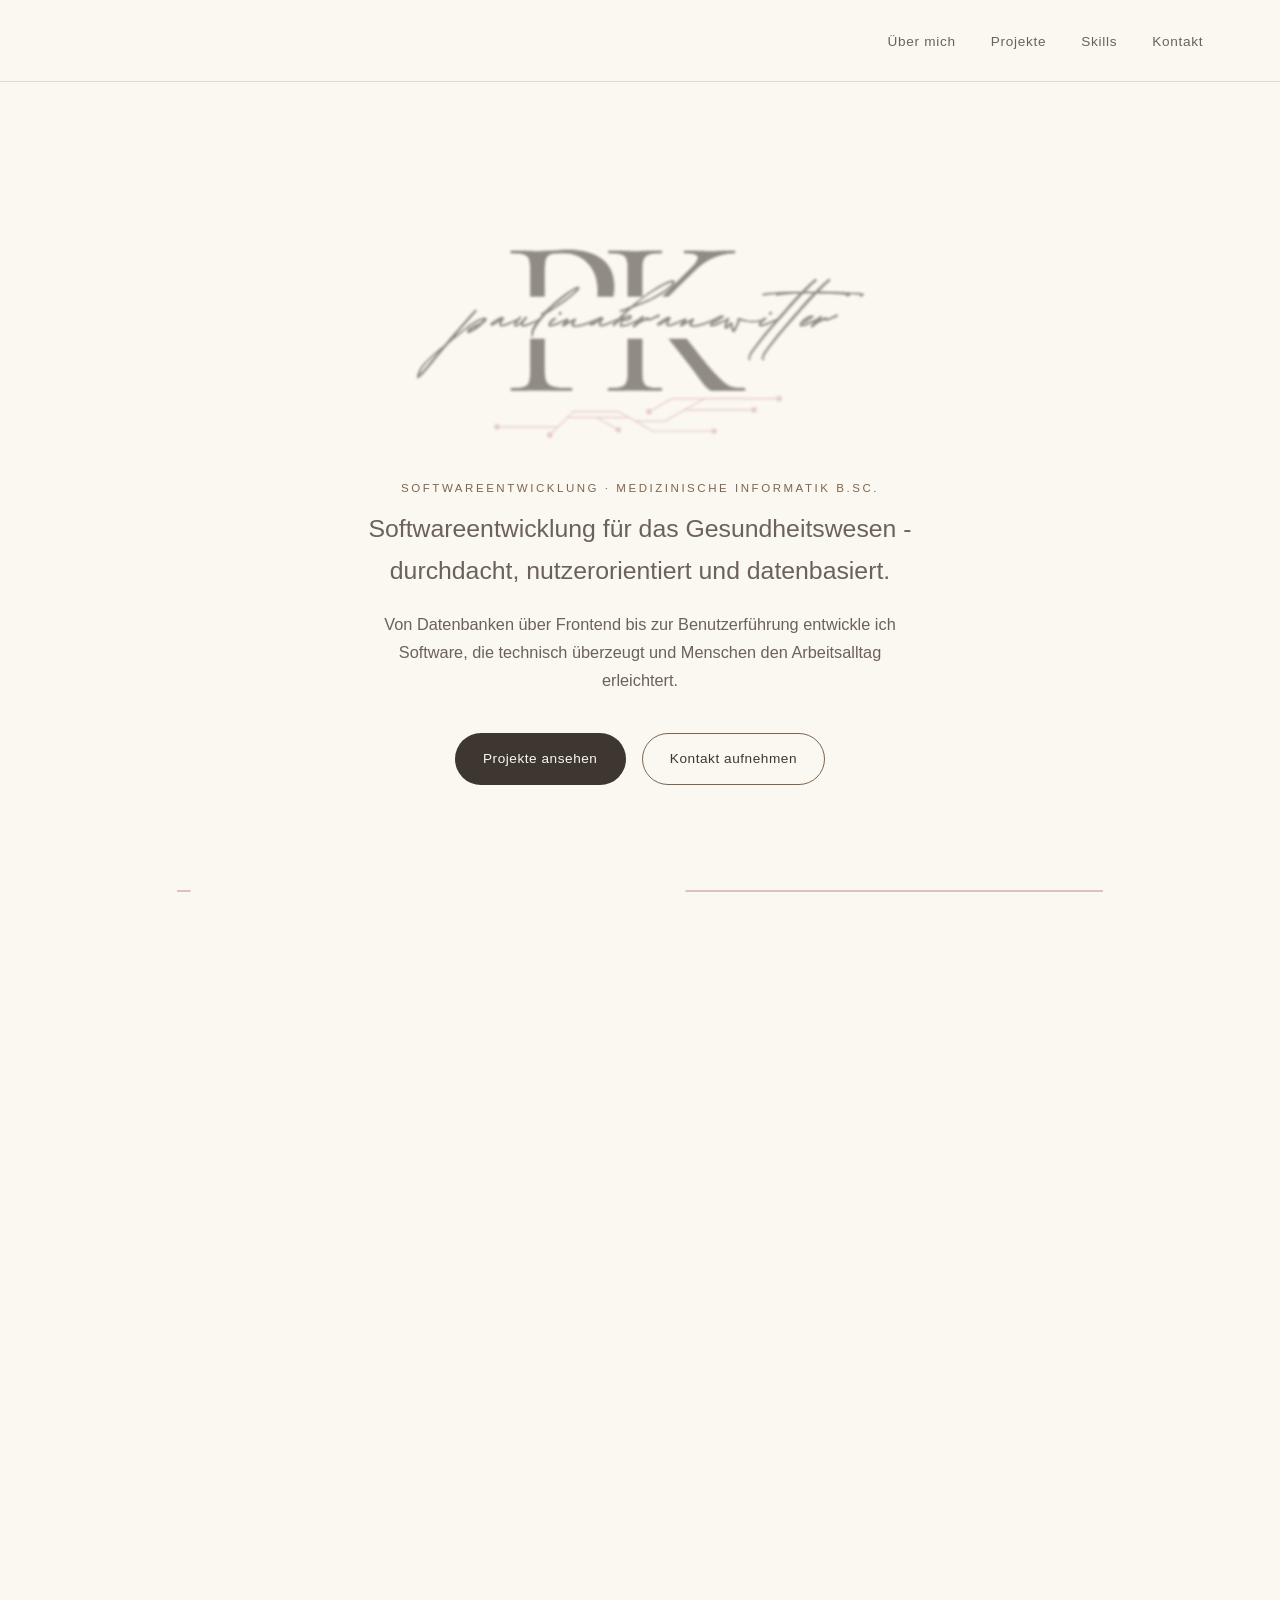
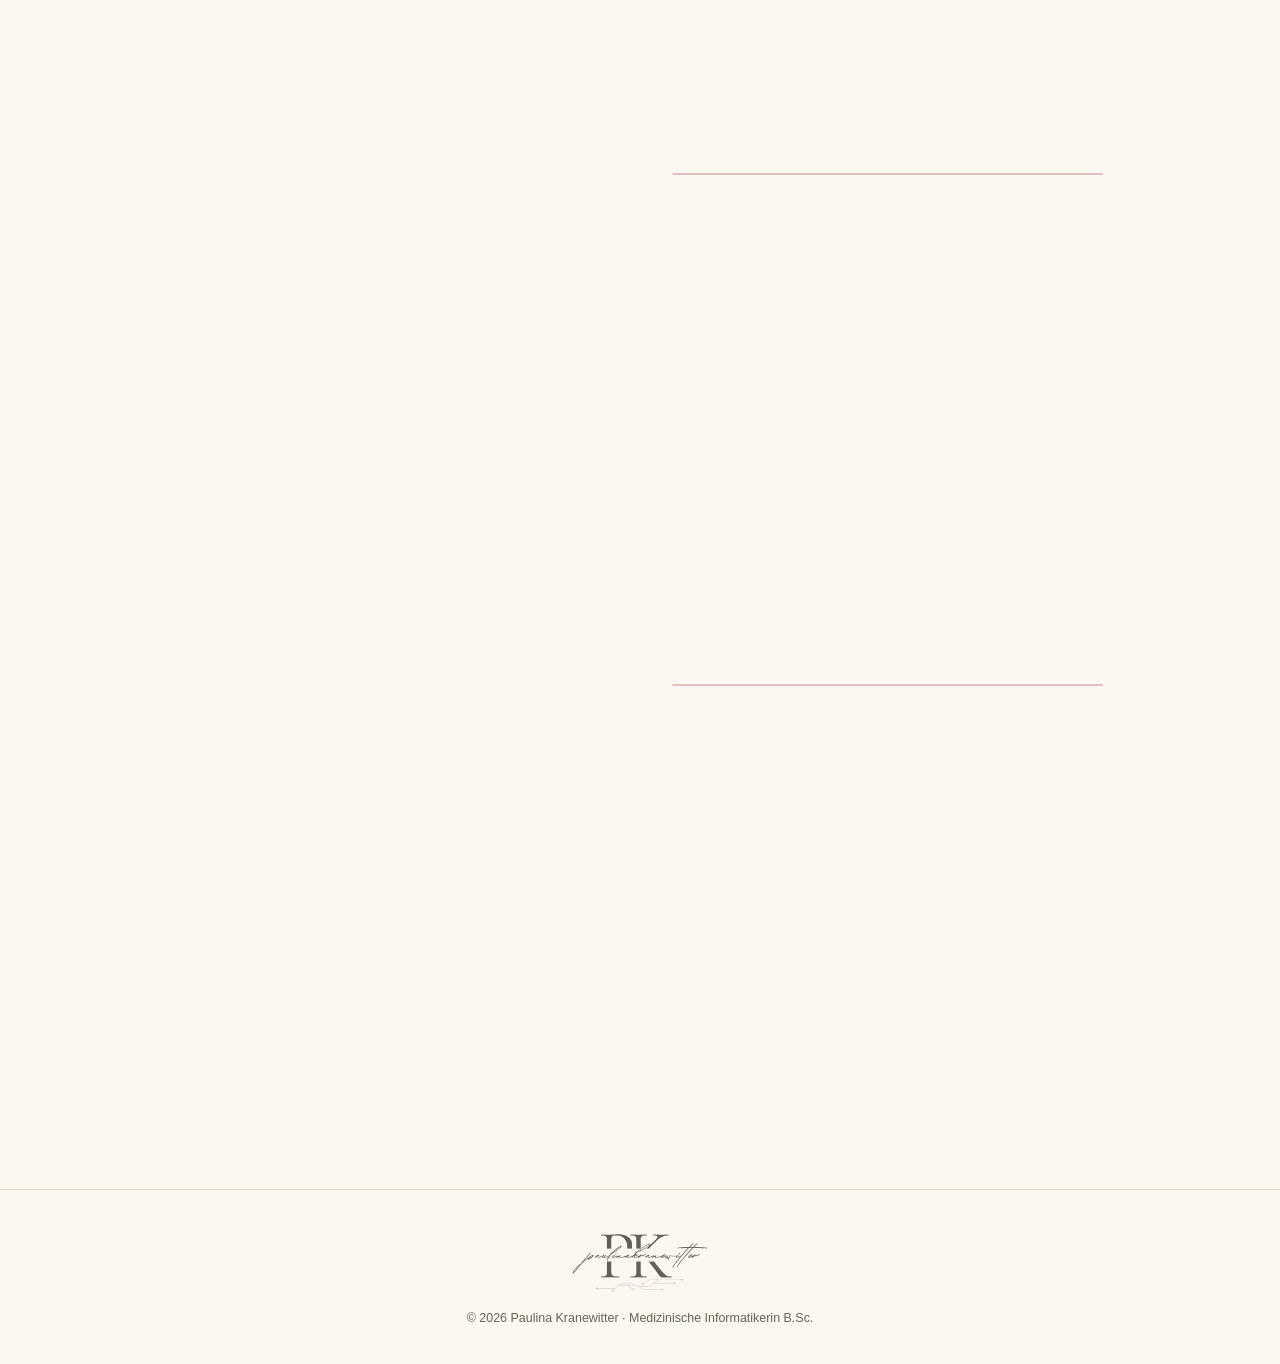
<file: index.html>
<!DOCTYPE html>
<html lang="de">
<head>
<meta charset="UTF-8">
<title>Paulina Kranewitter – Portfolio</title>
<meta http-equiv="refresh" content="0; url=portfolio.html">
<link rel="canonical" href="portfolio.html">
</head>
<body>
<p>Weiter zum <a href="portfolio.html">Portfolio</a>.</p>
</body>
</html>
</file>
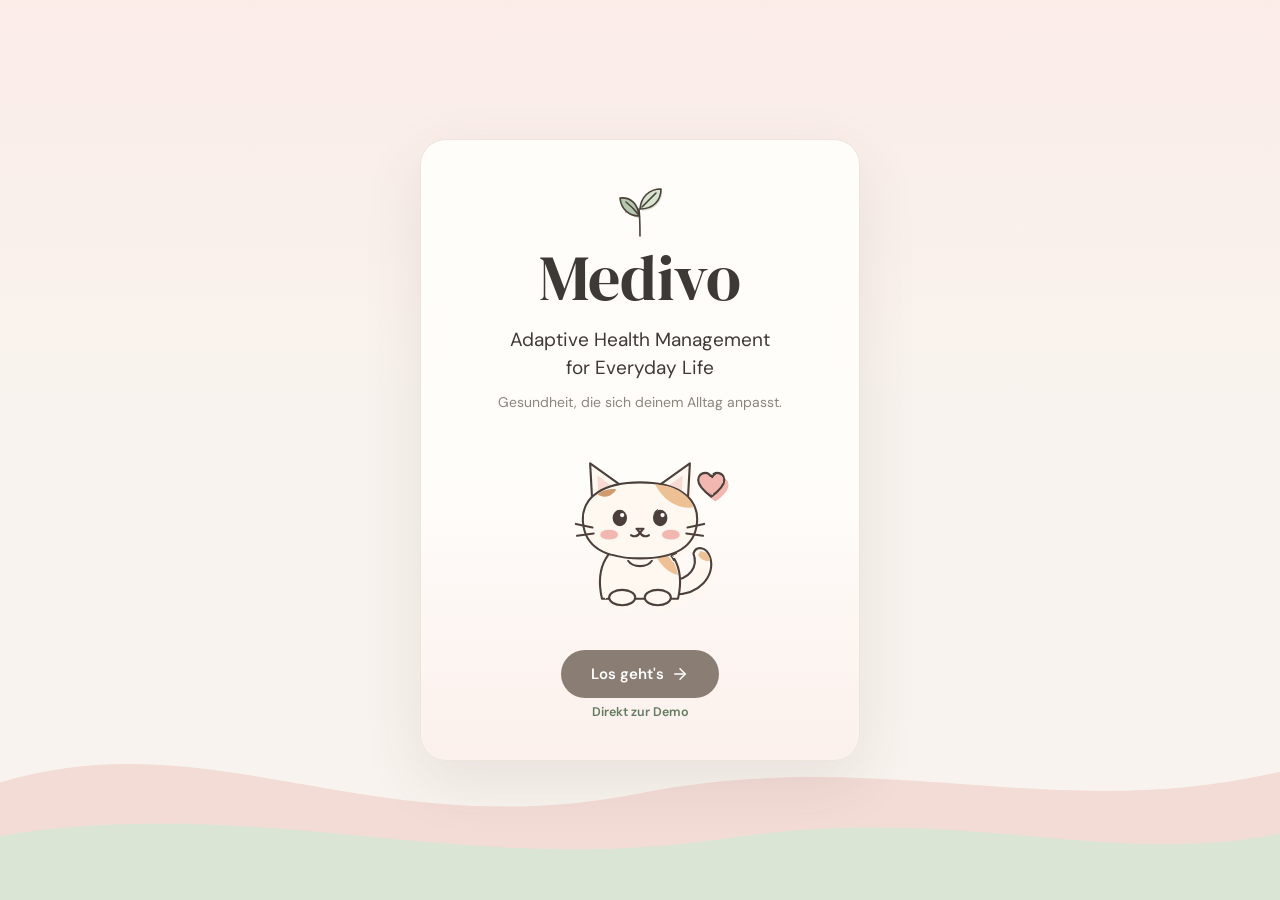
<file: medivo-demo/index.html>
<!doctype html><html lang="de"><head><meta charset="UTF-8"/><meta name="viewport" content="width=device-width, initial-scale=1.0"/><title>Medivo – Interaktive Demo</title><link rel="preconnect" href="https://fonts.googleapis.com"/><link rel="preconnect" href="https://fonts.gstatic.com" crossorigin/><link href="https://fonts.googleapis.com/css2?family=DM+Sans:wght@400;500;600;700&family=DM+Serif+Display&display=swap" rel="stylesheet"/><link rel="stylesheet" href="app.css"/></head><body><div id="root"></div><script src="app.js"></script></body></html>
</file>
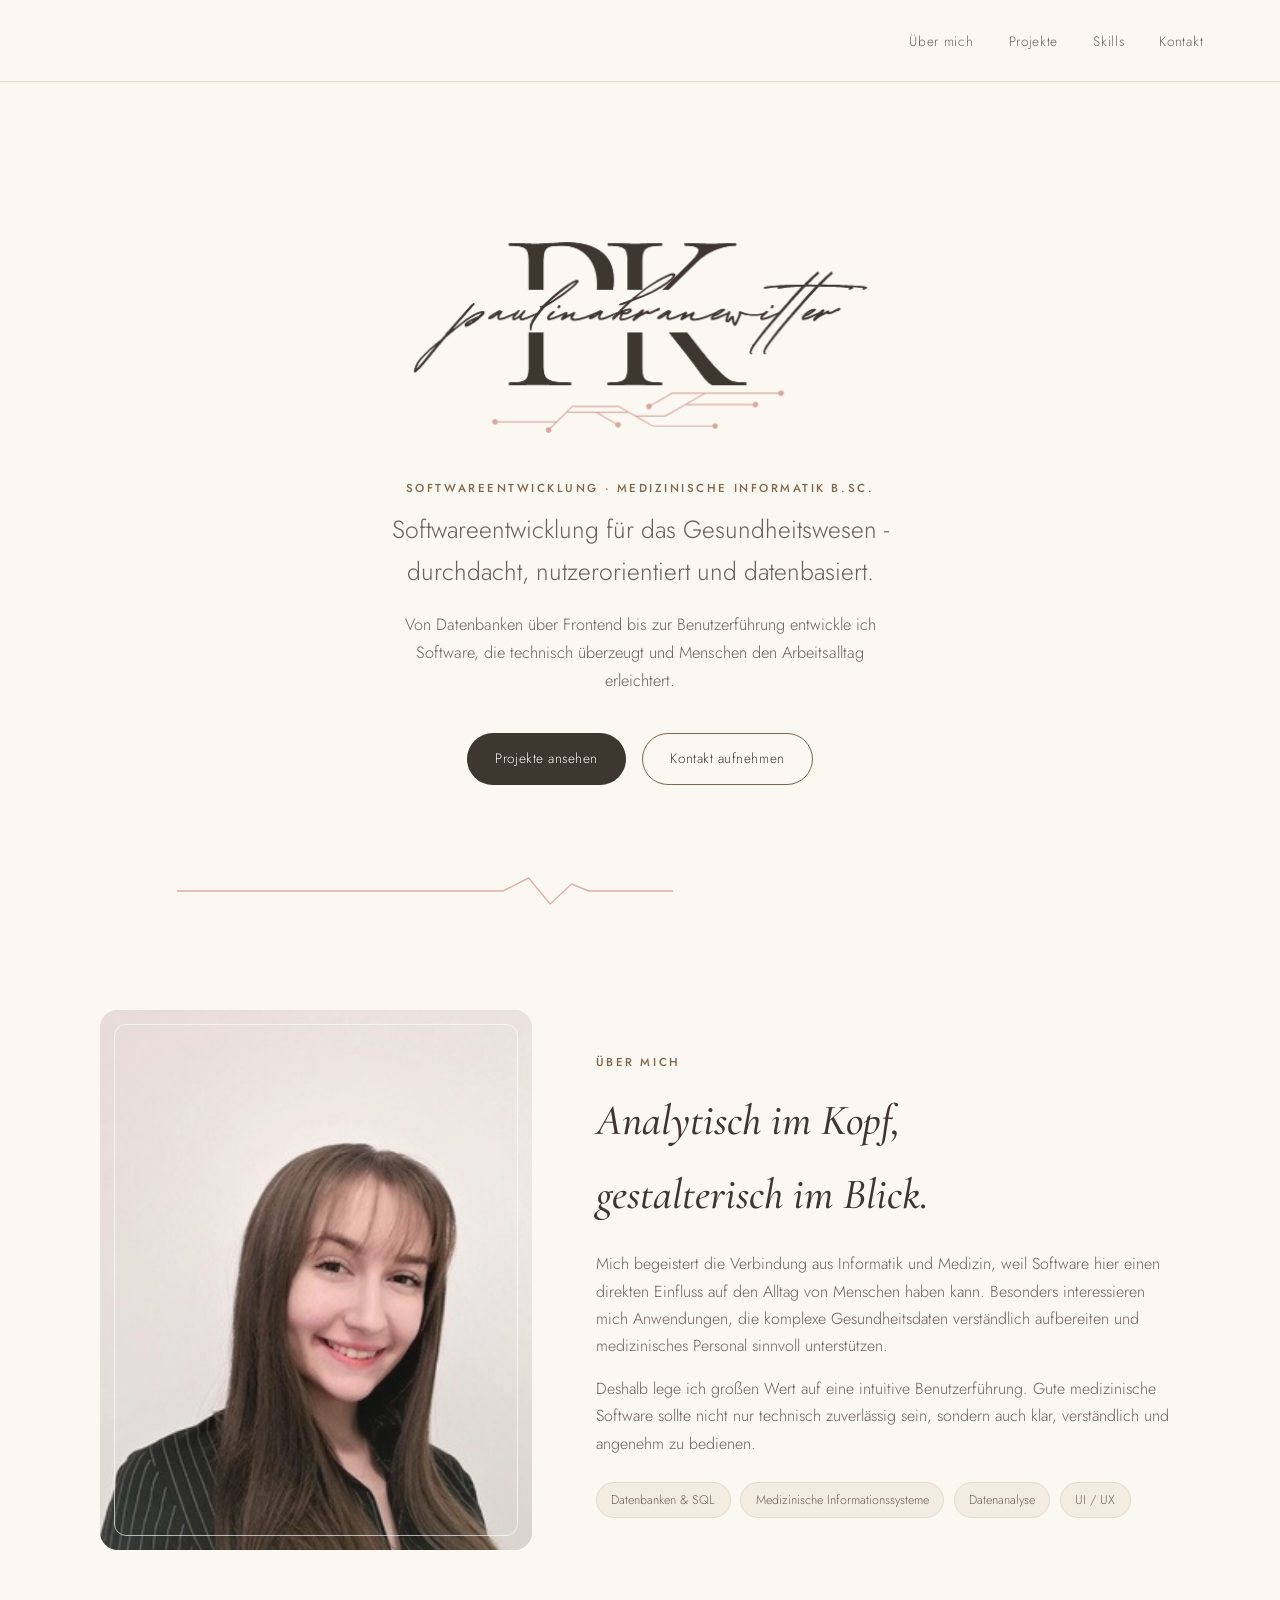
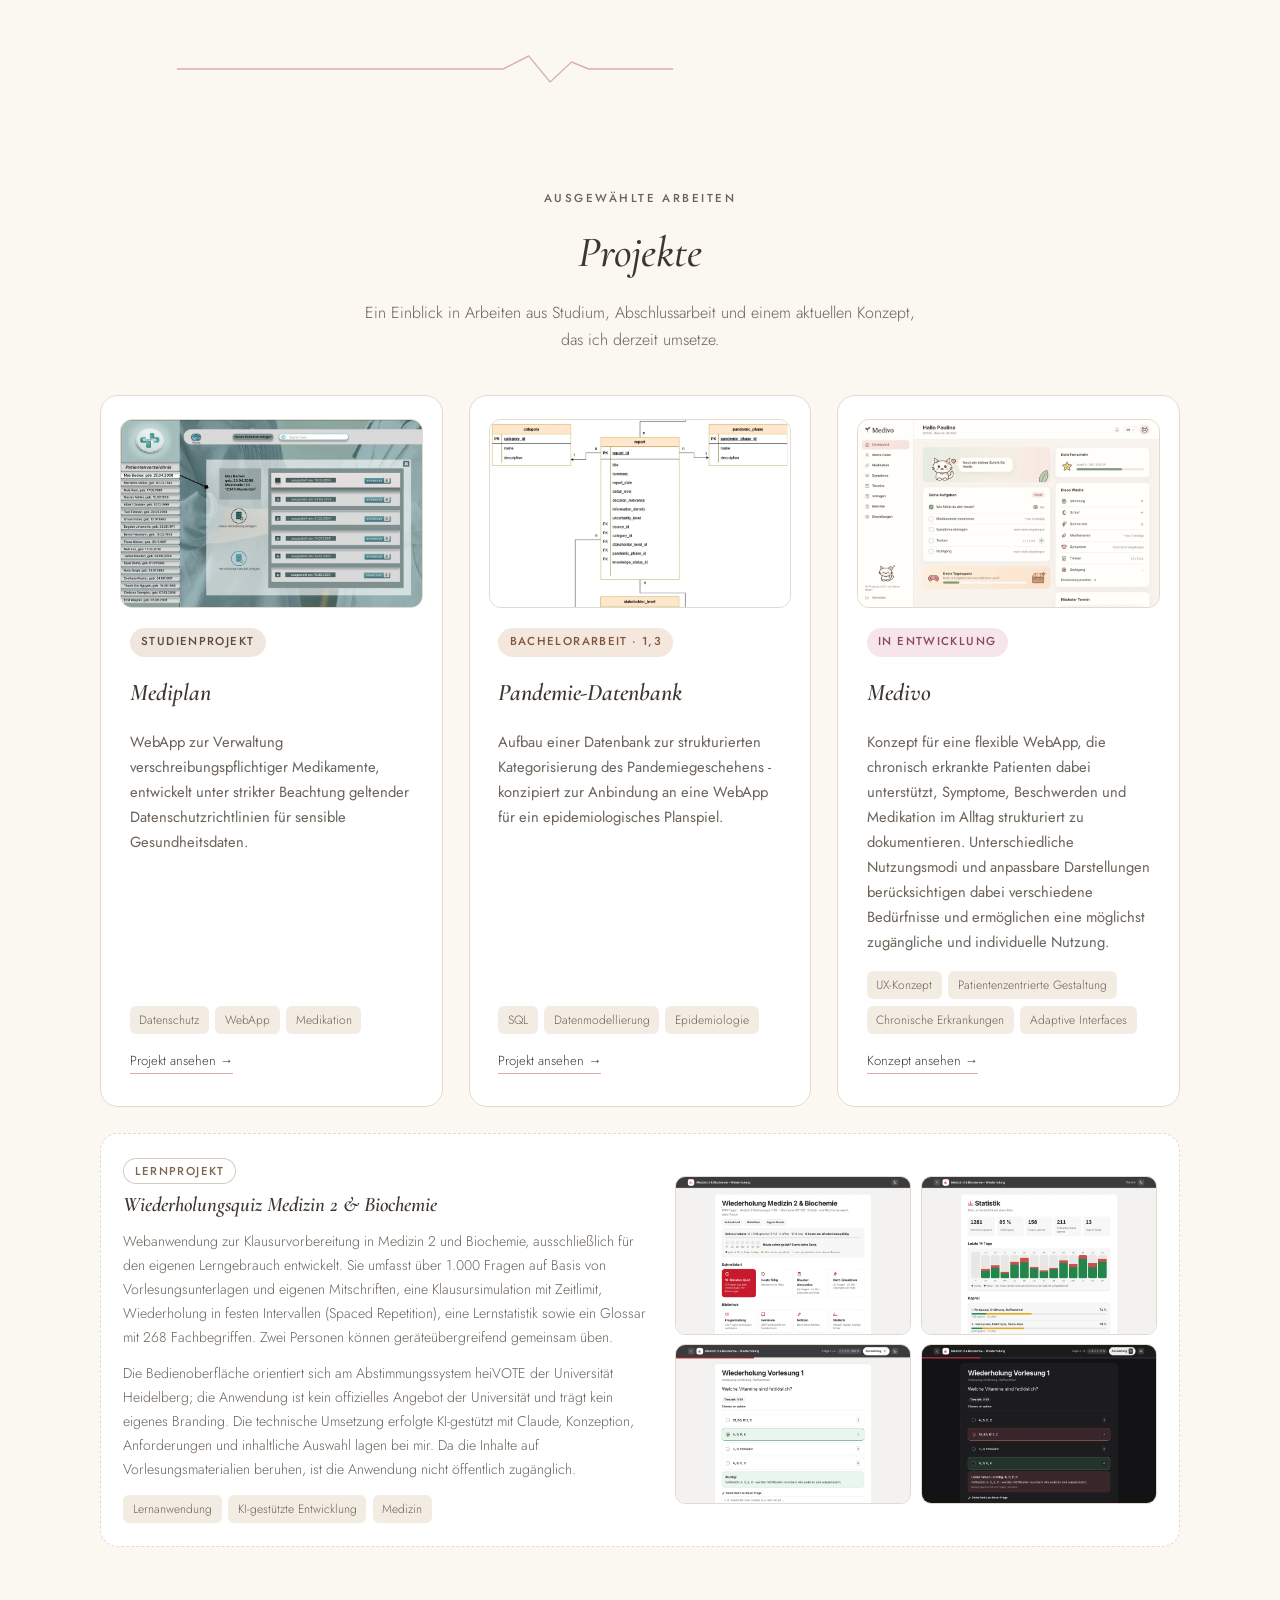
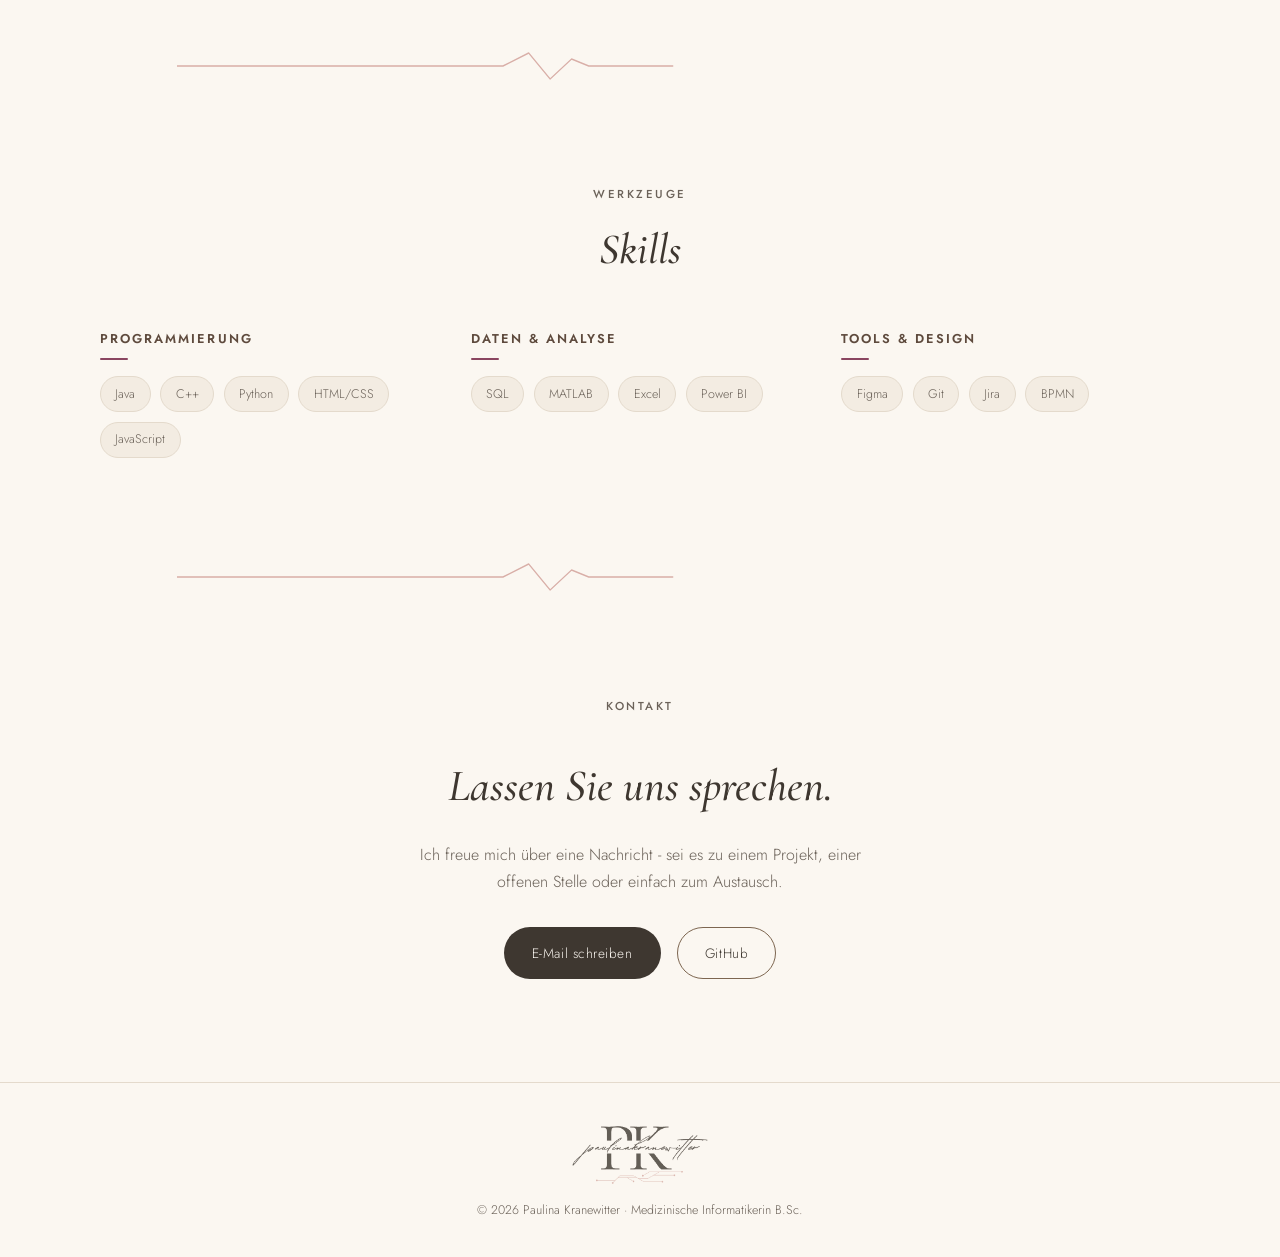
<file: portfolio.html>
<!DOCTYPE html>
<html lang="de">
<head>
<meta charset="UTF-8">
<meta name="viewport" content="width=device-width, initial-scale=1.0">
<title>Paulina Kranewitter - Medizinische Informatik</title>
<link rel="icon" type="image/png" href="[data-uri]">
<link rel="apple-touch-icon" href="[data-uri]">
<link rel="preconnect" href="https://fonts.googleapis.com">
<link rel="preconnect" href="https://fonts.gstatic.com" crossorigin>
<link href="https://fonts.googleapis.com/css2?family=Cormorant+Garamond:ital,wght@0,400;0,500;1,400;1,500;1,600&family=Jost:wght@300;400;500;600&display=swap" rel="stylesheet">
<style>
  :root{
    --cream:#FBF7F1;
    --cream-deep:#F3ECE2;
    --card:#FFFFFF;
    --rose:#E7C9C3;
    --rose-deep:#D9AFA8;
    --mocha:#5E4A3D;
    --cognac:#83563A;
    --berry:#8A4560;
    --taupe:#7D6650;
    --ink:#3E3730;
    --ink-soft:#6B6259;
    --line:#E4DACC;
    --radius:18px;
    /* Logo (freigestellt, Schrift in --ink, Schaltkreis in Rosé) – einmal definiert, überall wiederverwendet */
    --logo:url("[data-uri]");
    --logo-ratio:463 / 204;
  }

  *{box-sizing:border-box;}
  html{scroll-behavior:smooth;}

  @media (prefers-reduced-motion: reduce){
    html{scroll-behavior:auto;}
    *{animation-duration:0.001ms !important; animation-iteration-count:1 !important; transition-duration:0.001ms !important;}
  }

  body{
    margin:0;
    background:var(--cream);
    color:var(--ink);
    font-family:'Jost', sans-serif;
    font-weight:300;
    line-height:1.7;
    -webkit-font-smoothing:antialiased;
  }

  .sr-only{
    position:absolute; width:1px; height:1px; padding:0; margin:-1px;
    overflow:hidden; clip:rect(0,0,0,0); white-space:nowrap; border:0;
  }

  .display{
    font-family:'Cormorant Garamond', serif;
    font-style:italic;
    font-weight:500;
    color:var(--ink);
  }

  .eyebrow{
    font-family:'Jost', sans-serif;
    font-size:0.72rem;
    letter-spacing:0.22em;
    text-transform:uppercase;
    color:var(--taupe);
    font-weight:500;
  }

  a{color:inherit;}

  /* ---------- Logo-Grundbaustein ---------- */
  .logo{
    display:block;
    aspect-ratio:var(--logo-ratio);
    background:var(--logo) center / contain no-repeat;
  }

  nav{
    position:sticky; top:0; z-index:50;
    display:flex; justify-content:space-between; align-items:center;
    padding:0.9rem clamp(1.5rem, 6vw, 5rem);
    background:rgba(251,247,241,0.86);
    backdrop-filter:blur(10px);
    border-bottom:1px solid var(--line);
  }
  /* Logo in der Navigation: blendet sich ein, sobald das große Hero-Logo aus dem Bild scrollt */
  .brand{
    height:52px; text-decoration:none; border-radius:6px;
    transition:opacity .45s ease, transform .45s ease;
  }
  .brand:hover{transform:translateY(-1px) scale(1.03);}
  nav.hero-visible .brand{opacity:0; transform:translateY(-6px); pointer-events:none;}
  nav.hero-visible .brand:focus-visible{opacity:1; transform:none;}

  .nav-links{display:flex; gap:2.2rem; list-style:none; margin:0; padding:0;}
  .nav-links a{
    text-decoration:none; font-size:0.85rem; letter-spacing:0.05em;
    color:var(--ink-soft); position:relative; padding-bottom:2px;
  }
  .nav-links a:focus-visible, a:focus-visible{outline:2px solid var(--berry); outline-offset:3px; border-radius:3px;}
  .nav-links a::after{
    content:''; position:absolute; left:0; bottom:-2px; width:0; height:1px;
    background:var(--rose-deep); transition:width .3s ease;
  }
  .nav-links a:hover::after{width:100%;}
  @media (max-width:680px){ .nav-links{display:none;} }

  section{padding:clamp(3.5rem,8vw,6.5rem) clamp(1.5rem,6vw,5rem);}
  .wrap{max-width:1080px; margin:0 auto;}

  .pulse-wrap{max-width:1080px; margin:0 auto; padding:0 clamp(1.5rem,6vw,5rem);}
  .pulse-line{width:100%; height:34px; display:block;}
  .pulse-path{
    fill:none; stroke:var(--rose-deep); stroke-width:1.4;
    stroke-linecap:round; stroke-linejoin:round;
    stroke-dasharray:600; stroke-dashoffset:600;
  }
  .pulse-line.in-view .pulse-path{
    animation:draw 1.6s ease forwards;
  }
  @keyframes draw{ to{stroke-dashoffset:0;} }

  .hero{
    min-height:88vh; display:flex; flex-direction:column;
    align-items:center; justify-content:center; text-align:center;
    padding:4rem clamp(1.5rem,6vw,5rem) 0;
  }
  .hero .eyebrow{margin-bottom:0.6rem;}
  /* Großes Logo als Herzstück des Hero-Bereichs */
  .hero-logo{
    width:clamp(260px, 50vw, 470px);
    margin:0 auto 1.6rem auto;
    animation:logo-in 1.2s cubic-bezier(.2,.7,.2,1) both;
  }
  @keyframes logo-in{
    from{opacity:0; transform:translateY(14px) scale(.97); filter:blur(3px);}
    to{opacity:1; transform:none; filter:none;}
  }
  .hero-tagline{
    font-size:clamp(1.15rem, 2.4vw, 1.55rem); max-width:600px;
    margin:0 auto 1.2rem auto; color:var(--ink-soft);
  }
  .hero-tagline em{font-family:'Cormorant Garamond', serif; font-style:italic; color:var(--ink); font-weight:500;}
  .hero p.hero-sub{
    max-width:520px; color:var(--ink-soft); font-size:1.02rem;
    margin:0 auto 2.4rem auto;
  }
  .hero-cta{display:flex; gap:1rem; flex-wrap:wrap; justify-content:center;}

  .btn{
    display:inline-flex; align-items:center; gap:0.5rem;
    padding:0.85rem 1.7rem; border-radius:999px; text-decoration:none;
    font-size:0.85rem; letter-spacing:0.04em; transition:transform .25s ease, box-shadow .25s ease;
    border:1px solid transparent;
  }
  .btn:hover{transform:translateY(-2px);}
  .btn-primary{background:var(--ink); color:var(--cream);}
  .btn-primary:hover{box-shadow:0 10px 24px -12px rgba(62,55,48,0.5);}
  .btn-ghost{border-color:var(--taupe); color:var(--ink);}
  .btn-ghost:hover{background:var(--cream-deep);}

  .about-grid{
    display:grid; grid-template-columns:0.85fr 1.15fr; gap:clamp(2rem,6vw,4rem);
    align-items:center;
  }
  @media (max-width:800px){ .about-grid{grid-template-columns:1fr;} }
  .about-portrait{
    aspect-ratio:4/5; border-radius:var(--radius);
    background:linear-gradient(155deg, var(--rose) 0%, var(--cream-deep) 55%, #B9A390 130%);
    position:relative; overflow:hidden;
    display:flex; align-items:center; justify-content:center;
  }
  .about-portrait img{
    width:100%; height:100%; object-fit:cover; object-position:center 22%;
    mix-blend-mode:normal;
  }
  .about-portrait::before{
    content:''; position:absolute; inset:14px; border:1px solid rgba(255,255,255,0.65);
    border-radius:calc(var(--radius) - 6px); pointer-events:none; z-index:2;
  }
  .about-portrait::after{
    content:''; position:absolute; inset:0;
    background:linear-gradient(155deg, rgba(231,201,195,0.28) 0%, rgba(243,236,226,0.05) 55%, rgba(156,171,147,0.28) 130%);
    z-index:1;
  }
  .about-portrait span{
    font-family:'Cormorant Garamond', serif; font-style:italic; font-size:1.1rem;
    color:var(--ink-soft); padding:0 2rem; text-align:center;
  }
  .about h2{font-size:clamp(2rem,4vw,2.7rem); margin:0.4rem 0 1.2rem 0;}
  .about-body p{color:var(--ink-soft); margin:0 0 1rem 0;}
  .chip-row{display:flex; flex-wrap:wrap; gap:0.6rem; margin-top:1.6rem;}
  .chip{
    font-size:0.78rem; padding:0.4rem 0.9rem; border-radius:999px;
    background:var(--cream-deep); color:var(--ink-soft); border:1px solid var(--line);
  }

  .section-head{margin-bottom:2.6rem; text-align:center;}
  .section-head h2{font-size:clamp(2rem,4vw,2.7rem); margin:0.5rem 0 0.6rem 0;}
  .section-head p{color:var(--ink-soft); max-width:560px; margin:0 auto;}

  .projects{display:grid; grid-template-columns:repeat(3,1fr); gap:1.6rem;}
  @media (max-width:940px){ .projects{grid-template-columns:1fr;} }

  .card{
    background:var(--card); border:1px solid var(--line); border-radius:var(--radius);
    padding:2rem 1.8rem; display:flex; flex-direction:column; gap:1rem;
    transition:transform .3s ease, box-shadow .3s ease;
  }
  .card:hover{transform:translateY(-6px); box-shadow:0 22px 40px -26px rgba(62,55,48,0.35);}
  .status{
    align-self:flex-start; font-size:0.72rem; letter-spacing:0.12em; text-transform:uppercase;
    padding:0.3rem 0.7rem; border-radius:999px; font-weight:500;
  }
  .status.done{background:#EFE7DF; color:var(--mocha);}
  .status.thesis{background:#F4E7DD; color:var(--cognac);}
  .status.progress{background:#F6E6EC; color:var(--berry);}
  .status.learn{background:transparent; color:var(--taupe); box-shadow:inset 0 0 0 1px #D8CBBB;}
  .card h3{font-family:'Cormorant Garamond', serif; font-style:italic; font-size:1.5rem; margin:0; font-weight:600;}
  .card p{color:var(--ink-soft); font-size:0.92rem; font-weight:400; margin:0; flex-grow:1;}
  .tag-row{display:flex; flex-wrap:wrap; gap:0.4rem;}
  .tag{font-size:0.75rem; color:var(--ink-soft); background:var(--cream-deep); padding:0.25rem 0.6rem; border-radius:6px;}
  .card-link{font-size:0.82rem; text-decoration:none; color:var(--ink); border-bottom:1px solid var(--rose-deep); align-self:flex-start; padding-bottom:1px;}

  .skills-grid{display:grid; grid-template-columns:repeat(3,1fr); gap:2rem;}
  @media (max-width:800px){ .skills-grid{grid-template-columns:1fr;} }
  .skill-group h4{
    font-family:'Jost', sans-serif; font-size:0.8rem; font-weight:600; letter-spacing:0.16em; text-transform:uppercase;
    margin:0 0 1rem 0; color:var(--mocha);
  }
  .skill-group h4::after{content:""; display:block; width:28px; height:2px; margin-top:0.55rem; background:var(--berry); border-radius:2px;}
  .skill-group .chip-row{margin-top:0;}

  .contact{text-align:center;}
  .contact h2{font-size:clamp(2rem,4vw,2.8rem); margin:0.4rem 0 1rem 0;}
  .contact p{color:var(--ink-soft); max-width:480px; margin:0 auto 2rem auto;}

  footer{
    text-align:center; padding:2.6rem 1.5rem 2.2rem; color:var(--ink-soft); font-size:0.78rem;
    border-top:1px solid var(--line);
    display:flex; flex-direction:column; align-items:center; gap:0.9rem;
  }
  /* Kleines Logo als Signatur im Footer */
  .footer-logo{width:140px; opacity:.8; transition:opacity .3s ease;}
  .footer-logo:hover{opacity:1;}
  /* Nebenprojekt: bewusst kleiner als die Hauptprojekte */
  .side-project{display:grid; grid-template-columns:1.1fr 1fr; gap:1.4rem; align-items:center; margin-top:1.6rem; padding:1.4rem; background:var(--card); border:1px dashed var(--line); border-radius:var(--radius);}
  .side-project h3{font-family:'Cormorant Garamond', serif; font-style:italic; font-size:1.3rem; margin:0.2rem 0 0.5rem; font-weight:600;}
  .side-project p{color:var(--ink-soft); font-size:0.88rem; margin:0 0 0.8rem;}
  .side-project .status{margin-bottom:0;}
  .side-shots{display:grid; grid-template-columns:1fr 1fr; gap:0.6rem;}
  .side-shots a{display:block; border:1px solid var(--line); border-radius:10px; overflow:hidden;}
  .side-shots img{display:block; width:100%; height:auto;}
  @media (max-width:760px){ .side-project{grid-template-columns:1fr;} }
  /* Projektbilder in den Karten */
  .card-img{display:block; margin:-0.6rem -0.6rem 0.2rem; border:1px solid var(--line); border-radius:12px; overflow:hidden; background:var(--cream-deep);}
  .card-img img{display:block; width:100%; height:auto; aspect-ratio:16/10; object-fit:cover; object-position:top left; transition:transform .6s ease;}
  .card:hover .card-img img{transform:scale(1.04);}

  /* Sanftes Einblenden beim Scrollen – nur mit JS und ohne reduzierte Bewegung */
  .reveal{opacity:0; transform:translateY(18px); transition:opacity .7s ease, transform .7s ease; transition-delay:var(--d,0s);}
  .reveal.shown{opacity:1; transform:none;}
  @media (prefers-reduced-motion: reduce){ .reveal{opacity:1; transform:none; transition:none;} }
</style>
</head>
<body>

<nav class="hero-visible">
  <a class="brand logo" href="portfolio.html" aria-label="Paulina Kranewitter - zur Startseite"></a>
  <ul class="nav-links">
    <li><a href="#about">Über mich</a></li>
    <li><a href="#projects">Projekte</a></li>
    <li><a href="#skills">Skills</a></li>
    <li><a href="#contact">Kontakt</a></li>
  </ul>
</nav>

<header class="hero">
  <h1 class="sr-only">Paulina Kranewitter - Softwareentwicklung · Medizinische Informatik</h1>
  <div class="logo hero-logo" role="img" aria-label="Logo Paulina Kranewitter"></div>
  <p class="eyebrow">Softwareentwicklung · Medizinische Informatik B.Sc.</p>
  <p class="hero-tagline">Softwareentwicklung für das Gesundheitswesen - durchdacht, nutzerorientiert und datenbasiert.</p>
  <p class="hero-sub">Von Datenbanken über Frontend bis zur Benutzerführung entwickle ich Software, die technisch überzeugt und Menschen den Arbeitsalltag erleichtert.</p>
  <div class="hero-cta">
    <a class="btn btn-primary" href="#projects">Projekte ansehen</a>
    <a class="btn btn-ghost" href="#contact">Kontakt aufnehmen</a>
  </div>
</header>

<div class="pulse-wrap"><svg class="pulse-line" viewBox="0 0 1080 34" preserveAspectRatio="none">
  <path class="pulse-path" d="M0,17 L380,17 L410,4 L435,30 L460,10 L480,17 L1080,17"/>
</svg></div>

<section id="about">
  <div class="wrap about-grid">
    <div class="about-portrait"><img src="[data-uri]" alt="Portraitfoto von Paulina Kranewitter"></div>
    <div class="about">
      <p class="eyebrow">Über mich</p>
      <h2 class="display">Analytisch im Kopf,<br>gestalterisch im Blick.</h2>
      <div class="about-body">
        <p>Mich begeistert die Verbindung aus Informatik und Medizin, weil Software hier einen direkten Einfluss auf den Alltag von Menschen haben kann. Besonders interessieren mich Anwendungen, die komplexe Gesundheitsdaten verständlich aufbereiten und medizinisches Personal sinnvoll unterstützen.</p>
        <p>Deshalb lege ich großen Wert auf eine intuitive Benutzerführung. Gute medizinische Software sollte nicht nur technisch zuverlässig sein, sondern auch klar, verständlich und angenehm zu bedienen.</p>
      </div>
      <div class="chip-row">
        <span class="chip">Datenbanken &amp; SQL</span>
        <span class="chip">Medizinische Informationssysteme</span>
        <span class="chip">Datenanalyse</span>
        <span class="chip">UI / UX</span>
      </div>
    </div>
  </div>
</section>

<div class="pulse-wrap"><svg class="pulse-line" viewBox="0 0 1080 34" preserveAspectRatio="none">
  <path class="pulse-path" d="M0,17 L380,17 L410,4 L435,30 L460,10 L480,17 L1080,17"/>
</svg></div>

<section id="projects">
  <div class="wrap">
    <div class="section-head">
      <p class="eyebrow">Ausgewählte Arbeiten</p>
      <h2 class="display">Projekte</h2>
      <p>Ein Einblick in Arbeiten aus Studium, Abschlussarbeit und einem aktuellen Konzept, das ich derzeit umsetze.</p>
    </div>
    <div class="projects">

      <article class="card">
        <a class="card-img" href="mediplan.html" tabindex="-1" aria-hidden="true"><img src="assets/card-mediplan.webp" alt="Mediplan: Patientenverzeichnis mit Verordnungen eines Patienten" width="960" height="600" loading="lazy"></a>
        <span class="status done">Studienprojekt</span>
        <h3>Mediplan</h3>
        <p>WebApp zur Verwaltung verschreibungspflichtiger Medikamente, entwickelt unter strikter Beachtung geltender Datenschutzrichtlinien für sensible Gesundheitsdaten.</p>
        <div class="tag-row">
          <span class="tag">Datenschutz</span>
          <span class="tag">WebApp</span>
          <span class="tag">Medikation</span>
        </div>
        <a class="card-link" href="mediplan.html">Projekt ansehen →</a>
      </article>

      <article class="card">
        <a class="card-img" href="bachelorarbeit.html" tabindex="-1" aria-hidden="true"><img src="assets/card-bachelorarbeit.webp" alt="Ausschnitt aus dem ER-Diagramm der Pandemie-Datenbank mit der zentralen Tabelle report" width="960" height="600" loading="lazy"></a>
        <span class="status thesis">Bachelorarbeit · 1,3</span>
        <h3>Pandemie-Datenbank</h3>
        <p>Aufbau einer Datenbank zur strukturierten Kategorisierung des Pandemiegeschehens - konzipiert zur Anbindung an eine WebApp für ein epidemiologisches Planspiel.</p>
        <div class="tag-row">
          <span class="tag">SQL</span>
          <span class="tag">Datenmodellierung</span>
          <span class="tag">Epidemiologie</span>
        </div>
        <a class="card-link" href="bachelorarbeit.html">Projekt ansehen →</a>
      </article>

      <article class="card">
        <a class="card-img" href="tracker.html" tabindex="-1" aria-hidden="true"><img src="assets/card-medivo.webp" alt="Medivo Dashboard mit Tagesaufgaben, Fortschritt und Wochenübersicht" width="960" height="600" loading="lazy"></a>
        <span class="status progress">In Entwicklung</span>
        <h3>Medivo</h3>
        <p>Konzept für eine flexible WebApp, die chronisch erkrankte Patienten dabei unterstützt, Symptome, Beschwerden und Medikation im Alltag strukturiert zu dokumentieren. Unterschiedliche Nutzungsmodi und anpassbare Darstellungen berücksichtigen dabei verschiedene Bedürfnisse und ermöglichen eine möglichst zugängliche und individuelle Nutzung.</p>
        <div class="tag-row">
          <span class="tag">UX-Konzept</span>
          <span class="tag">Patientenzentrierte Gestaltung</span>
          <span class="tag">Chronische Erkrankungen</span>
          <span class="tag">Adaptive Interfaces</span>
        </div>
        <a class="card-link" href="tracker.html">Konzept ansehen →</a>
      </article>

    </div>

    <div class="side-project">
      <div>
        <span class="status learn">Lernprojekt</span>
        <h3>Wiederholungsquiz Medizin 2 &amp; Biochemie</h3>
        <p>Webanwendung zur Klausurvorbereitung in Medizin 2 und Biochemie, ausschließlich für den eigenen Lerngebrauch entwickelt. Sie umfasst über 1.000 Fragen auf Basis von Vorlesungsunterlagen und eigenen Mitschriften, eine Klausursimulation mit Zeitlimit, Wiederholung in festen Intervallen (Spaced Repetition), eine Lernstatistik sowie ein Glossar mit 268 Fachbegriffen. Zwei Personen können geräteübergreifend gemeinsam üben.</p>
        <p>Die Bedienoberfläche orientiert sich am Abstimmungssystem heiVOTE der Universität Heidelberg; die Anwendung ist kein offizielles Angebot der Universität und trägt kein eigenes Branding. Die technische Umsetzung erfolgte KI-gestützt mit Claude, Konzeption, Anforderungen und inhaltliche Auswahl lagen bei mir. Da die Inhalte auf Vorlesungsmaterialien beruhen, ist die Anwendung nicht öffentlich zugänglich.</p>
        <div class="tag-row">
          <span class="tag">Lernanwendung</span>
          <span class="tag">KI-gestützte Entwicklung</span>
          <span class="tag">Medizin</span>
        </div>
      </div>
      <div class="side-shots">
        <a href="assets/quiz-start.webp" target="_blank" rel="noopener"><img src="assets/quiz-start.webp" alt="Startseite des Quiz mit Lernstand, Schnellstart und Kapitelauswahl" width="1600" height="1075" loading="lazy"></a>
        <a href="assets/quiz-statistik.webp" target="_blank" rel="noopener"><img src="assets/quiz-statistik.webp" alt="Statistik mit Kennzahlen, Lernverlauf der letzten 14 Tage und Fortschritt pro Kapitel (Beispieldaten)" width="1600" height="1075" loading="lazy"></a>
        <a href="assets/quiz-frage.webp" target="_blank" rel="noopener"><img src="assets/quiz-frage.webp" alt="Beispielfrage zu fettlöslichen Vitaminen mit richtiger Antwort und Erklärung" width="1600" height="1075" loading="lazy"></a>
        <a href="assets/quiz-dunkel.webp" target="_blank" rel="noopener"><img src="assets/quiz-dunkel.webp" alt="Dunkles Design: falsche Antwort mit Lösung, Erklärung und Hinweis auf erneute Abfrage" width="1600" height="1075" loading="lazy"></a>
      </div>
    </div>
  </div>
</section>

<div class="pulse-wrap"><svg class="pulse-line" viewBox="0 0 1080 34" preserveAspectRatio="none">
  <path class="pulse-path" d="M0,17 L380,17 L410,4 L435,30 L460,10 L480,17 L1080,17"/>
</svg></div>

<section id="skills">
  <div class="wrap">
    <div class="section-head">
      <p class="eyebrow">Werkzeuge</p>
      <h2 class="display">Skills</h2>
    </div>
    <div class="skills-grid">
      <div class="skill-group">
        <h4>Programmierung</h4>
        <div class="chip-row">
          <span class="chip">Java</span><span class="chip">C++</span><span class="chip">Python</span>
          <span class="chip">HTML/CSS</span><span class="chip">JavaScript</span>
        </div>
      </div>
      <div class="skill-group">
        <h4>Daten &amp; Analyse</h4>
        <div class="chip-row">
          <span class="chip">SQL</span><span class="chip">MATLAB</span><span class="chip">Excel</span><span class="chip">Power BI</span>
        </div>
      </div>
      <div class="skill-group">
        <h4>Tools &amp; Design</h4>
        <div class="chip-row">
          <span class="chip">Figma</span><span class="chip">Git</span><span class="chip">Jira</span><span class="chip">BPMN</span>
        </div>
      </div>
    </div>
  </div>
</section>

<div class="pulse-wrap"><svg class="pulse-line" viewBox="0 0 1080 34" preserveAspectRatio="none">
  <path class="pulse-path" d="M0,17 L380,17 L410,4 L435,30 L460,10 L480,17 L1080,17"/>
</svg></div>

<section id="contact" class="contact">
  <p class="eyebrow">Kontakt</p>
  <h2 class="display">Lassen Sie uns sprechen.</h2>
  <p>Ich freue mich über eine Nachricht - sei es zu einem Projekt, einer offenen Stelle oder einfach zum Austausch.</p>
  <div class="hero-cta" style="justify-content:center;">
    <a class="btn btn-primary" href="mailto:paulina.kranewitter@web.de">E-Mail schreiben</a>    
    <a class="btn btn-ghost" href="https://github.com/paulina-codes">GitHub</a>
  </div>
</section>

<footer>
  <span class="logo footer-logo" role="img" aria-label="Logo Paulina Kranewitter"></span>
  <span>© 2026 Paulina Kranewitter · Medizinische Informatikerin B.Sc.</span>
</footer>

<script>
  const nav = document.querySelector('nav');
  const brand = document.querySelector('.brand');
  if(brand){
    brand.addEventListener('click', function(e){
      if(location.pathname.endsWith('portfolio.html') || location.pathname === '/' || location.pathname.endsWith('/')){
        e.preventDefault();
        window.scrollTo({top:0, behavior:'smooth'});
      }
    });
  }

  // Nav-Logo erst zeigen, wenn das große Hero-Logo nicht mehr sichtbar ist
  const heroLogo = document.querySelector('.hero-logo');
  if(heroLogo && 'IntersectionObserver' in window){
    new IntersectionObserver(([entry])=>{
      nav.classList.toggle('hero-visible', entry.isIntersecting);
    }, {rootMargin:'-80px 0px 0px 0px'}).observe(heroLogo);
  } else {
    nav.classList.remove('hero-visible');
  }

  const pulses = document.querySelectorAll('.pulse-line');
  const io = new IntersectionObserver((entries)=>{
    entries.forEach(e=>{
      if(e.isIntersecting){ e.target.classList.add('in-view'); }
    });
  }, {threshold:0.4});
  pulses.forEach(p=>io.observe(p));

  // Inhalte beim Scrollen sanft einblenden, Karten leicht versetzt
  if('IntersectionObserver' in window && !matchMedia('(prefers-reduced-motion: reduce)').matches){
    const items = document.querySelectorAll('.about-portrait, .about, .section-head, .projects .card, .side-project, .skill-group, .contact > *');
    const ro = new IntersectionObserver((entries)=>{
      entries.forEach(e=>{ if(e.isIntersecting){
        const el = e.target; el.classList.add('shown'); ro.unobserve(el);
        // danach Klassen entfernen, damit Hover-Effekte der Karten normal reagieren
        el.addEventListener('transitionend', ()=>{ el.classList.remove('reveal','shown'); el.style.removeProperty('--d'); }, {once:true});
      } });
    }, {threshold:0.12, rootMargin:'0px 0px -40px 0px'});
    items.forEach(el=>{
      const sibs = [...el.parentElement.children].filter(c=>c.matches('.card, .skill-group'));
      const i = sibs.indexOf(el);
      if(i > 0) el.style.setProperty('--d', (i*0.12)+'s');
      el.classList.add('reveal'); ro.observe(el);
    });
  }
</script>

</body>
</html>
</file>
<file: medivo-demo/app.css>
:root{font-family:DM Sans,system-ui,sans-serif;font-synthesis:none;-webkit-font-smoothing:antialiased;color:#3d3a36;background:#f8f3ee}*{box-sizing:border-box}body{margin:0}button,input,select{font:inherit;color:inherit}button{cursor:pointer}:focus-visible{outline:3px solid #8fa98e;outline-offset:2px;border-radius:8px}.app,.onboarding{--bg: #f8f3ee;--card: #fffdfa;--text: #3d3a36;--muted: #8b857e;--border: #ede5dc;--accent: #7f977f;--accent-dark: #627a63;--accent-soft: #e5ece1;--nav: #f6e3df;--nav-text: #a5615a;--rose: #f2b7b0;--peach: #fbe3cd;--butter: #fdf0d5;--good: #6f9a79;--bad: #d4766d;--shadow: 0 6px 24px rgba(92, 72, 56, .06);--radius: 18px;--ill-ink: #4b3f3a;--ill-w: 1.6px;--fs: 14px;background:var(--bg);color:var(--text);font-size:var(--fs)}.dark{--bg: #23292a;--card: #2d3536;--text: #f3efe9;--muted: #b5b9b3;--border: #404a4b;--accent: #93b39a;--accent-dark: #a7c6ad;--accent-soft: #364540;--nav: #43393a;--nav-text: #f0bdb6;--peach: #4a3e36;--butter: #47432f;--shadow: 0 6px 24px rgba(0, 0, 0, .25)}.dark .primary{color:#1f2a24}.dark{--ill-ink: #e3d8cc}.dark .companion-cat,.dark .welcome-cat,.dark .sidebar-cat,.dark .setting-card .ill,.dark .avatar .ill,.dark .mode-tile .ill{--ill-ink: #3d322d}.ill{display:block;flex-shrink:0;overflow:visible}.ill-fill *{stroke:none}.ill-fill .ink,.ill-fill .hl,.ill-fill .nostroke{display:none}.ill-line *{stroke:var(--ill-ink);stroke-width:var(--ill-w);stroke-linecap:round;stroke-linejoin:round;vector-effect:non-scaling-stroke}.ill-line .ink{fill:var(--ill-ink)}.ill-line .hl{fill:#fff;stroke:none}.ill-line .nostroke{stroke:none}.companion-cat,.welcome-cat,.sidebar-cat{--ill-w: 2.1px}.logo{display:flex;align-items:flex-end;gap:4px;font-family:"DM Serif Display",serif;font-size:27px;line-height:1;color:var(--text)}.logo .ill{margin-bottom:2px}.logo-lg{flex-direction:column;align-items:center;gap:0;font-size:64px}.muted{color:var(--muted);font-size:13px;line-height:1.6}.small{font-size:12px}.center{text-align:center}.grow{flex:1;min-width:0}.top-gap{margin-top:14px}.sub-head{font-size:13px;font-weight:700;margin:22px 0 10px}.primary,.secondary{border:0;border-radius:999px;padding:11px 20px;display:inline-flex;align-items:center;justify-content:center;gap:7px;font-size:13px;font-weight:600;transition:filter .2s,transform .2s}.primary{background:var(--accent);color:#fff}.primary:hover{filter:brightness(1.06);transform:translateY(-1px)}.secondary{background:var(--accent-soft);color:var(--accent-dark)}.primary.small,.secondary.small{padding:7px 14px;font-size:12px}.primary.big{padding:14px 30px;font-size:15px}.full{width:100%}.center-btn{display:flex;margin:18px auto 0}.link-button{border:0;background:none;padding:6px 0;color:var(--accent-dark);font-size:12.5px;font-weight:600;display:inline-flex;align-items:center;gap:5px}.link-button.left{align-self:flex-start}.link-button.inline{padding:0}.text-button{border:0;background:none;padding:12px 0 0;color:var(--accent-dark);font-weight:600;font-size:12.5px;display:inline-flex;align-items:center;gap:6px}.icon-btn{border:0;background:transparent;color:var(--muted);display:inline-flex;align-items:center;justify-content:center;padding:8px;border-radius:10px}.icon-btn:hover{background:var(--accent-soft);color:var(--text)}.icon-btn.danger:hover{background:#f8e1de;color:var(--bad)}.pill{display:inline-flex;align-items:center;gap:4px;border-radius:999px;background:var(--nav);color:var(--nav-text);padding:4px 11px;font-size:11px;font-weight:600;white-space:nowrap}.field{display:flex;flex-direction:column;gap:7px;font-size:12.5px;font-weight:600;margin-bottom:16px}.field-row{display:grid;grid-template-columns:1fr 1fr;gap:12px}input:not([type=checkbox]):not([type=range]),select{background:var(--card);color:var(--text);border:1px solid var(--border);border-radius:12px;padding:11px 13px;width:100%;min-width:0;font-weight:400;font-size:13.5px}select{appearance:none;background-image:linear-gradient(45deg,transparent 50%,var(--muted) 50%),linear-gradient(135deg,var(--muted) 50%,transparent 50%);background-position:calc(100% - 18px) 52%,calc(100% - 13px) 52%;background-size:5px 5px;background-repeat:no-repeat;padding-right:34px}input[type=range]{accent-color:var(--accent);width:100%}input[type=checkbox]{accent-color:var(--accent-dark);width:17px;height:17px}.onboarding{min-height:100vh;position:relative;overflow:hidden;display:grid;place-items:center;padding:32px 16px;background:linear-gradient(180deg,#fbece8 0%,var(--bg) 45%)}.dark.onboarding{background:var(--bg)}.waves{position:absolute;left:0;right:0;bottom:0;width:100%;height:38vh}.waves .w1{fill:#f3dcd6}.waves .w2{fill:#dbe5d5}.dark .waves .w1{fill:#3a3333}.dark .waves .w2{fill:#2f3b35}.onb-card{position:relative;z-index:1;width:min(440px,100%);background:var(--card);border:1px solid var(--border);border-radius:26px;box-shadow:0 20px 60px #5c48381a;padding:40px 36px 34px;display:flex;flex-direction:column;align-items:center;text-align:center}.onb-card h1{font-family:"DM Serif Display",serif;font-weight:400;font-size:30px;margin:22px 0 4px}.onb-card h1.left,.onb-sub.left{align-self:stretch;text-align:left}.onb-sub{color:var(--muted);font-size:14px;margin:0 0 24px;line-height:1.6}.tagline{font-size:19px;line-height:1.45;margin:16px 0 10px;color:var(--text)}.welcome-card{background:linear-gradient(180deg,var(--card) 55%,#fbf0ec)}.dark .welcome-card{background:var(--card)}.welcome-cat{margin:4px 0 18px;animation:bob 4s ease-in-out infinite}@keyframes bob{50%{transform:translateY(-6px)}}.welcome-card .primary{background:#8a7d74}.dark .welcome-card .primary{background:var(--accent)}.login-card form{width:100%;display:flex;flex-direction:column;text-align:left}.login-card .primary{margin:14px 0 18px}.input-icon{position:relative;display:block}.input-icon .icon-btn{position:absolute;right:5px;top:50%;transform:translateY(-50%)}.demo-hint{font-size:11.5px;color:var(--muted);background:var(--butter);padding:8px 12px;border-radius:10px;margin:6px 0 16px}.lang-select{display:inline-flex;align-items:center;gap:6px;border:1px solid var(--border);border-radius:999px;padding:0 0 0 12px;color:var(--muted)}.lang-select select{border:0;background-color:transparent;padding:8px 32px 8px 2px;width:auto}.login-leaf{position:absolute;right:18px;bottom:16px;opacity:.8}.mode-card{width:min(640px,100%);align-items:stretch}.mode-card .primary{margin-top:22px}.mode-grid{display:grid;grid-template-columns:repeat(4,1fr);gap:12px;margin-top:16px}.mode-card .mode-grid{grid-template-columns:repeat(3,1fr)}.mode-tile{position:relative;border:2px solid transparent;border-radius:16px;padding:18px 10px 14px;display:flex;flex-direction:column;align-items:center;gap:6px;min-height:150px;text-align:center;background:var(--tile, var(--accent-soft));color:var(--text);transition:transform .2s,border-color .2s}.mode-tile:hover{transform:translateY(-2px)}.mode-tile.selected{border-color:var(--accent-dark)}.mode-tile strong{font-size:14px;margin-top:4px}.mode-tile small{font-size:10.5px;color:var(--muted);line-height:1.45}.mode-check{position:absolute;top:8px;right:8px;width:22px;height:22px;border-radius:50%;background:var(--accent-dark);color:#fff;display:grid;place-items:center}.mode-tile.later{background:transparent;border:2px dashed var(--border);color:var(--muted);justify-content:center;font-size:13px}.tone-sage{--tile: #e6eee2}.tone-rose{--tile: #f8e1e1}.tone-peach{--tile: #fbe7d4}.tone-blush{--tile: #f6e4dc}.tone-sky{--tile: #deebef}.tone-stone{--tile: #eeebe6}.tone-blue{--tile: #e1e7f1}.dark .mode-tile{--tile: #34403f}.app{display:flex;min-height:100vh}.sidebar{width:236px;flex-shrink:0;background:var(--card);border-right:1px solid var(--border);padding:26px 16px 20px;display:flex;flex-direction:column;position:sticky;top:0;height:100vh}.sidebar-top{display:flex;align-items:center;justify-content:space-between;padding:0 10px 28px}.close-menu{display:none}.sidebar nav{display:grid;gap:4px}.nav-item{display:flex;align-items:center;gap:12px;width:100%;border:0;background:transparent;color:var(--text);border-radius:12px;text-align:left;padding:11px 14px;font-size:13.5px;font-weight:500}.nav-item svg{color:var(--muted)}.nav-item:hover{background:var(--bg)}.nav-item.active{background:var(--nav);color:var(--nav-text);font-weight:600}.nav-item.active svg{color:var(--nav-text)}.nav-item.subtle{color:var(--muted);font-size:12.5px}.sidebar-bottom{margin-top:auto;display:grid;gap:8px}.sidebar-cat{margin:0 auto -4px;opacity:.95}.privacy-mini{font-size:11px;color:var(--muted);margin:0;padding:0 14px}.main{flex:1;min-width:0}.topbar{min-height:84px;display:flex;align-items:center;justify-content:space-between;gap:14px;padding:14px 40px;border-bottom:1px solid var(--border);background:var(--card)}.greeting h1{font-size:22px;margin:0;font-weight:700}.greeting p{margin:2px 0 0;color:var(--muted);font-size:13px}.breadcrumb{display:flex;align-items:center;gap:8px;font-size:13px;color:var(--muted)}.breadcrumb strong{color:var(--text)}.top-actions{display:flex;align-items:center;gap:10px}.lang-chip{position:relative;display:inline-flex;align-items:center}.lang-chip select{border:1px solid var(--border);border-radius:999px;padding:6px 28px 6px 12px;font-size:12px;font-weight:600;background-image:none}.lang-chip svg{position:absolute;right:10px;pointer-events:none;color:var(--muted)}.avatar{border:1px solid var(--border);background:var(--nav);border-radius:50%;width:42px;height:42px;display:grid;place-items:center;padding:0}.mobile-menu{display:none}.content{max-width:1180px;padding:32px 40px 80px;margin:0 auto}.panel{background:var(--card);border:1px solid var(--border);border-radius:var(--radius);box-shadow:var(--shadow);padding:22px 24px;min-width:0}.panel-head{display:flex;justify-content:space-between;align-items:center;gap:10px;margin-bottom:14px}.panel h3{font-size:15px;margin:0;font-weight:700}.two-col{display:grid;grid-template-columns:1fr 1fr;gap:20px;margin-bottom:20px}.two-col.wide-left{grid-template-columns:1.4fr 1fr}.align-start{align-items:start}.page-heading{display:flex;justify-content:space-between;align-items:center;gap:16px;margin-bottom:22px}.page-heading h1{font-family:"DM Serif Display",serif;font-weight:400;font-size:34px;margin:0 0 6px;line-height:1.15}.page-heading p{color:var(--muted);font-size:14px;margin:0}.tabs{display:inline-flex;background:var(--bg);border:1px solid var(--border);border-radius:999px;padding:4px;margin-bottom:20px;gap:2px;max-width:100%;overflow-x:auto}.tabs button{border:0;background:transparent;border-radius:999px;padding:8px 18px;font-size:12.5px;font-weight:600;color:var(--muted);white-space:nowrap}.tabs button.active{background:var(--card);color:var(--text);box-shadow:0 2px 8px #5c48381a}.dash-grid{display:grid;grid-template-columns:1.35fr 1fr;gap:20px;align-items:start}.dash-main,.dash-side{display:grid;gap:20px;min-width:0}.companion{position:relative;overflow:hidden;display:flex;align-items:flex-end;gap:6px;min-height:150px;padding:18px 26px 0 18px;border-radius:var(--radius);background:linear-gradient(100deg,#e5ece0,#f6efe6 60%,#f7e6e1)}.dark .companion{background:linear-gradient(100deg,#34403a,#3a3634)}.companion-cat{margin-bottom:-10px}.bubble{position:relative;align-self:center;background:var(--card);border-radius:18px;padding:13px 18px;font-size:14px;font-weight:500;max-width:230px;box-shadow:var(--shadow);margin-bottom:18px}.bubble:before{content:"";position:absolute;left:-7px;top:50%;width:14px;height:14px;background:var(--card);transform:translateY(-50%) rotate(45deg);border-radius:3px}.companion-leaf{position:absolute;right:-6px;bottom:-14px;opacity:.85;transform:rotate(-20deg)}.calm-hello{background:var(--card);border:1px solid var(--border);border-radius:var(--radius);padding:22px 24px}.calm-hello h2{margin:0 0 4px;font-size:18px}.calm-hello p{margin:0;color:var(--muted)}.task-list,.week-list,.record-list,.comm-list,.timeline,.upcoming,.values,.check-list,.plan-list{list-style:none;margin:0;padding:0}.task-list li,.week-list li{display:flex;align-items:center;gap:12px;padding:11px 0;border-bottom:1px solid var(--border);font-size:13.5px}.task-list li:last-child,.week-list li:last-child{border-bottom:0}.checkmark{width:20px;height:20px;border:1.7px solid #b9b1a8;border-radius:6px;display:grid;place-items:center;flex-shrink:0;color:#fff;transition:background .2s,border-color .2s}.checkmark.done{background:var(--accent);border-color:var(--accent)}.check-button{border:0;background:none;padding:0;display:inline-flex;border-radius:6px}.status,.status-link{font-size:12px;color:var(--muted);white-space:nowrap}.status-link{border:0;background:none;padding:4px 0;display:inline-flex;align-items:center;gap:6px}.status-link:hover{color:var(--accent-dark)}.mini-btn{width:26px;height:26px;border-radius:50%;border:1px solid var(--border);background:var(--card);display:grid;place-items:center;color:var(--accent-dark);padding:0}.mini-btn:hover{background:var(--accent-soft)}.task-list li.mood-picker{display:grid;grid-template-columns:repeat(4,1fr);gap:8px;background:var(--bg);border-radius:14px;padding:10px;border:0;margin:4px 0 6px}.mood-picker button{border:2px solid transparent;background:var(--card);border-radius:12px;padding:8px 4px;display:flex;flex-direction:column;align-items:center;gap:4px;font-size:11px;color:var(--muted)}.mood-picker button.selected,.mood-picker button:hover{border-color:var(--accent);color:var(--text)}.quest{display:flex;align-items:center;gap:16px;padding:16px 20px;border-radius:var(--radius);background:linear-gradient(100deg,#fdeedb,#fbe2cf)}.dark .quest{background:var(--peach)}.quest strong{font-size:14px}.quest p{margin:2px 0 8px;font-size:12px;color:var(--muted)}.progress{height:9px;background:#7f977f2e;border-radius:999px;overflow:hidden}.progress div{height:100%;background:var(--accent);border-radius:999px;transition:width .4s ease}.quest .progress{background:#ffffffb3}.level-row{display:flex;align-items:center;gap:14px}.level-row .progress{margin-top:6px}.trend-icon{display:inline-flex}.trend-good{color:var(--good)}.trend-bad{color:var(--bad)}.trend-flat{color:#c79a5b}.next-appt{display:flex;align-items:center;gap:12px;width:100%;border:0;background:var(--bg);border-radius:14px;padding:12px 14px;text-align:left}.next-appt span{flex:1;display:grid;gap:2px}.next-appt small{color:var(--muted);font-size:12px}.next-appt>svg:last-child{color:var(--muted)}.record-list li{display:flex;align-items:center;gap:12px;padding:12px 0;border-bottom:1px solid var(--border)}.record-list li:last-child{border-bottom:0}.record-list strong{font-size:13.5px;font-weight:600}.record-list small{display:block;color:var(--muted);font-size:11.5px;margin-top:2px}.record-list.compact li{padding:8px 0}.record-ill{width:44px;height:44px;border-radius:50%;background:var(--bg);display:grid;place-items:center;flex-shrink:0}.record-list.compact .record-ill{width:38px;height:38px}.empty{padding:18px 0!important;justify-content:center}.edit-range{display:flex;align-items:center;gap:10px;margin-top:4px;font-size:12px}.inline-form{background:var(--bg);border-radius:14px;padding:16px;margin:14px 0 6px}.inline-form .field:last-of-type{margin-bottom:12px}.form-actions{display:flex;justify-content:flex-end;gap:8px}.comm-list li{display:flex;align-items:center;gap:12px;padding:12px 14px;border:1px solid var(--border);border-radius:14px;margin-bottom:10px}.comm-list strong{display:block;font-size:13.5px}.comm-list small{color:var(--muted);font-size:11.5px}.comm-ill{width:44px;height:44px;border-radius:50%;background:var(--bg);display:grid;place-items:center;flex-shrink:0}.switch{width:42px;height:24px;border-radius:999px;border:0;background:#d9d2ca;position:relative;padding:0;flex-shrink:0;transition:background .2s}.switch span{position:absolute;top:3px;left:3px;width:18px;height:18px;border-radius:50%;background:#fff;box-shadow:0 1px 3px #0003;transition:left .2s}.switch.on{background:var(--accent)}.switch.on span{left:21px}.chip-row{display:flex;flex-wrap:wrap;gap:8px}.chip{display:inline-flex;align-items:center;gap:6px;border-radius:999px;padding:6px 8px 6px 14px;background:var(--accent-soft);color:var(--accent-dark);font-size:12.5px;font-weight:600;border:0}.chip button{border:0;background:none;padding:2px;display:inline-flex;color:inherit;border-radius:50%}.chip.add{background:var(--card);border:1px dashed var(--border);color:var(--muted);padding:6px 14px 6px 10px}.chip.add:hover{color:var(--accent-dark);border-color:var(--accent)}.search{display:flex;align-items:center;gap:8px;border:1px solid var(--border);border-radius:12px;padding:0 12px;color:var(--muted)}.search input{border:0!important;padding-left:0!important;background:transparent!important}.day-head{display:flex;align-items:center;justify-content:space-between;gap:8px;margin-bottom:12px;font-size:14px}.week-strip{display:grid;grid-template-columns:repeat(7,1fr);gap:6px}.week-strip button{border:0;background:transparent;border-radius:14px;padding:8px 0 10px;display:flex;flex-direction:column;align-items:center;gap:2px;position:relative}.week-strip small{font-size:11px;color:var(--muted)}.week-strip strong{font-size:15px}.week-strip button.is-today strong{color:var(--nav-text)}.week-strip button.selected{background:var(--nav)}.week-strip .dot{width:5px;height:5px;border-radius:50%;background:var(--accent);position:absolute;bottom:4px}.timeline li{display:flex;align-items:center;gap:16px;padding:12px 0;border-bottom:1px dashed var(--border)}.timeline li:last-child{border-bottom:0}.timeline time{font-weight:700;font-size:13.5px;width:46px;flex-shrink:0}.timeline strong{font-size:13.5px;font-weight:600}.timeline small{display:block;color:var(--muted);font-size:11.5px}.timeline li.done strong{color:var(--muted)}.upcoming li{display:flex;align-items:center;gap:10px;padding:12px 14px;background:var(--bg);border-radius:14px;margin-bottom:8px}.upcoming small{display:block;font-size:11.5px;color:var(--muted)}.upcoming strong{font-size:13px;font-weight:600}.check-list li{padding:7px 0;font-size:13.5px}.check-list label{display:flex;align-items:center;gap:10px;cursor:pointer}.period{display:flex;align-items:center;justify-content:space-between;background:var(--bg);border-radius:12px;padding:4px 6px;margin-top:14px;font-size:13px}.values li{display:flex;align-items:center;gap:12px;padding:10px 0;border-bottom:1px solid var(--border)}.values li:last-child{border-bottom:0;margin-bottom:14px}.values small{display:block;color:var(--muted);font-size:11.5px}.values strong{font-size:14px}.spark polyline{stroke-width:2;stroke-linecap:round;stroke-linejoin:round}.spark.pos polyline{stroke:var(--good)}.spark.neg polyline{stroke:var(--bad)}.report-preview h4{margin:18px 0 6px;font-size:13px}.report-preview p{margin:3px 0;font-size:13px}.report-head{display:flex;justify-content:space-between;align-items:flex-end;border-bottom:1px solid var(--border);padding-bottom:12px;margin-bottom:10px}.report-head .logo{font-size:22px}.disclaimer{margin-top:18px!important;border-top:1px solid var(--border);padding-top:10px}.bar-chart{padding:14px 0 4px}.bar-row{display:grid;grid-template-columns:170px 1fr 44px;align-items:center;gap:14px;margin-bottom:16px;font-size:13px}.bar-label{display:flex;align-items:center;gap:8px}.bar-track{height:14px;background:var(--bg);border-radius:999px;overflow:hidden}.bar-track div{height:100%;background:linear-gradient(90deg,#b6cbb0,#f0c3ba);border-radius:999px}.notice{display:flex;gap:12px;align-items:center;background:var(--butter);padding:14px 18px;border-radius:14px;font-size:12.5px;line-height:1.6;margin-top:20px}.settings-grid{display:grid;grid-template-columns:repeat(2,1fr);gap:20px;margin-top:20px}.setting-card{display:flex;flex-direction:column;align-items:center;text-align:center;gap:8px}.setting-card .panel-head{align-self:stretch}.setting-card>p{margin:0;max-width:300px}.lang-grid{display:grid;grid-template-columns:repeat(auto-fill,minmax(110px,1fr));gap:6px;width:100%;margin:6px 0}.lang-grid button{border:1px solid var(--border);background:var(--card);border-radius:10px;padding:7px 10px;font-size:12px;display:flex;align-items:center;gap:8px}.lang-grid b{font-size:10px;background:var(--bg);border-radius:6px;padding:2px 5px}.lang-grid button.selected{background:var(--accent);color:#fff;border-color:var(--accent)}.lang-grid button.selected b{background:#ffffff40}.seg{display:inline-flex;gap:6px}.seg button{border:1px solid var(--border);background:var(--card);border-radius:999px;padding:8px 16px;font-size:12.5px;font-weight:600}.seg button.selected{background:var(--accent);border-color:var(--accent);color:#fff}.plan-list{text-align:left;font-size:12.5px;color:var(--muted)}.plan-list li{padding:4px 0 4px 18px;position:relative}.plan-list li:before{content:"";position:absolute;left:2px;top:11px;width:7px;height:7px;border-radius:50%;border:1.5px solid var(--accent)}.toast{position:fixed;left:50%;bottom:24px;transform:translate(-50%);background:var(--text);color:var(--bg);padding:11px 20px;border-radius:999px;font-size:13px;z-index:30;box-shadow:0 10px 30px #0000002e;animation:toast-in .25s ease}@keyframes toast-in{0%{opacity:0;transform:translate(-50%,8px)}}.overlay{display:none}.mode-kawaii{--accent: #d39ba6;--accent-dark: #b6788a;--accent-soft: #fbe6ec;--nav: #fbe3ea;--nav-text: #b0687c;--bg: #fcf4f3}.mode-kawaii .companion{background:linear-gradient(100deg,#fbe3ea,#fdf0e9 60%,#e8f0e2)}.mode-kawaii .panel{border-radius:24px}.mode-gamified{--accent: #c49a52;--accent-dark: #93712f;--accent-soft: #fbefd6;--nav: #fcefd6;--nav-text: #93712f}.mode-adhd{--accent: #6ea3b3;--accent-dark: #3f7c8e;--accent-soft: #e0eef2;--nav: #e0eef2;--nav-text: #3f7c8e}.mode-adhd .quest{background:linear-gradient(100deg,#e0eef2,#fbe7d4)}.mode-minimal{--accent: #8a8f88;--accent-dark: #5f665f;--accent-soft: #eceeea;--nav: #eceeea;--nav-text: #4f564f;--shadow: none}.mode-autismus{--accent: #7b8fab;--accent-dark: #556c8c;--accent-soft: #e5eaf2;--nav: #e5eaf2;--nav-text: #556c8c;--shadow: none}.mode-autismus *,.mode-minimal *{animation:none!important;transition:none!important}.mode-autismus .panel{border-width:1.5px}.mode-senioren{--fs: 17px;--accent: #5c7f63;--accent-dark: #3f6247;--accent-soft: #e3ece2;--muted: #5e655f;--border: #d9d2c9}.mode-senioren .sidebar{width:270px}.mode-senioren .nav-item{font-size:17px;padding:15px 16px}.mode-senioren .greeting h1{font-size:28px}.mode-senioren .greeting p{font-size:16px}.mode-senioren .page-heading h1{font-size:40px}.mode-senioren .panel h3{font-size:20px}.mode-senioren .task-list li,.mode-senioren .week-list li,.mode-senioren .record-list strong,.mode-senioren .timeline strong,.mode-senioren .check-list li{font-size:17px}.mode-senioren .status,.mode-senioren .status-link,.mode-senioren .muted,.mode-senioren .record-list small{font-size:15px}.mode-senioren .primary,.mode-senioren .secondary{font-size:16px;padding:14px 22px}.mode-senioren .checkmark{width:26px;height:26px}.mode-senioren .bubble{font-size:17px}.mode-senioren .dash-grid{grid-template-columns:1fr}.mode-senioren .tabs button{font-size:15px;padding:10px 20px}@media(max-width:1100px){.content{padding:28px 24px 60px}.topbar{padding:12px 24px}.dash-grid{grid-template-columns:1fr}.mode-grid{grid-template-columns:repeat(3,1fr)}}@media(max-width:860px){.sidebar{position:fixed;left:-300px;z-index:20;transition:left .25s ease;box-shadow:0 0 40px #0000001f}.sidebar.show{left:0}.close-menu{display:inline-flex}.overlay{display:block;position:fixed;inset:0;background:#28201c59;border:0;z-index:19}.mobile-menu{display:inline-flex}.two-col,.two-col.wide-left,.settings-grid{grid-template-columns:1fr}}@media(max-width:560px){.content{padding:20px 16px 50px}.topbar{padding:10px 16px;min-height:70px}.greeting h1{font-size:18px}.greeting p,.lang-chip{display:none}.page-heading h1{font-size:27px}.page-heading>.ill{width:44px;height:44px}.panel{padding:18px 16px}.companion{padding:14px 14px 0 8px;min-height:130px}.companion-cat{width:100px;height:100px}.bubble{font-size:13px;padding:10px 14px}.companion-leaf{display:none}.mode-grid,.mode-card .mode-grid{grid-template-columns:repeat(2,1fr)}.mode-tile{min-height:135px}.onb-card{padding:32px 22px 26px}.logo-lg{font-size:52px}.task-list li .status,.task-list li .status-link{white-space:normal;text-align:right;max-width:40%;line-height:1.35}.task-list li.mood-picker{grid-template-columns:repeat(2,1fr)}.bar-row{grid-template-columns:110px 1fr 38px;gap:8px;font-size:12px}.bar-label .ill{display:none}.field-row{grid-template-columns:1fr;gap:0}.quest{padding:14px;gap:10px}.quest>.ill:last-child{width:46px;height:46px}}@media print{.sidebar,.topbar,.page-heading,.tabs,.toast,.two-col>.panel:first-child{display:none!important}.app,.main,.content{display:block;background:#fff;color:#000;padding:0}.two-col{display:block}.panel{box-shadow:none;border:0;padding:0}}
</file>
